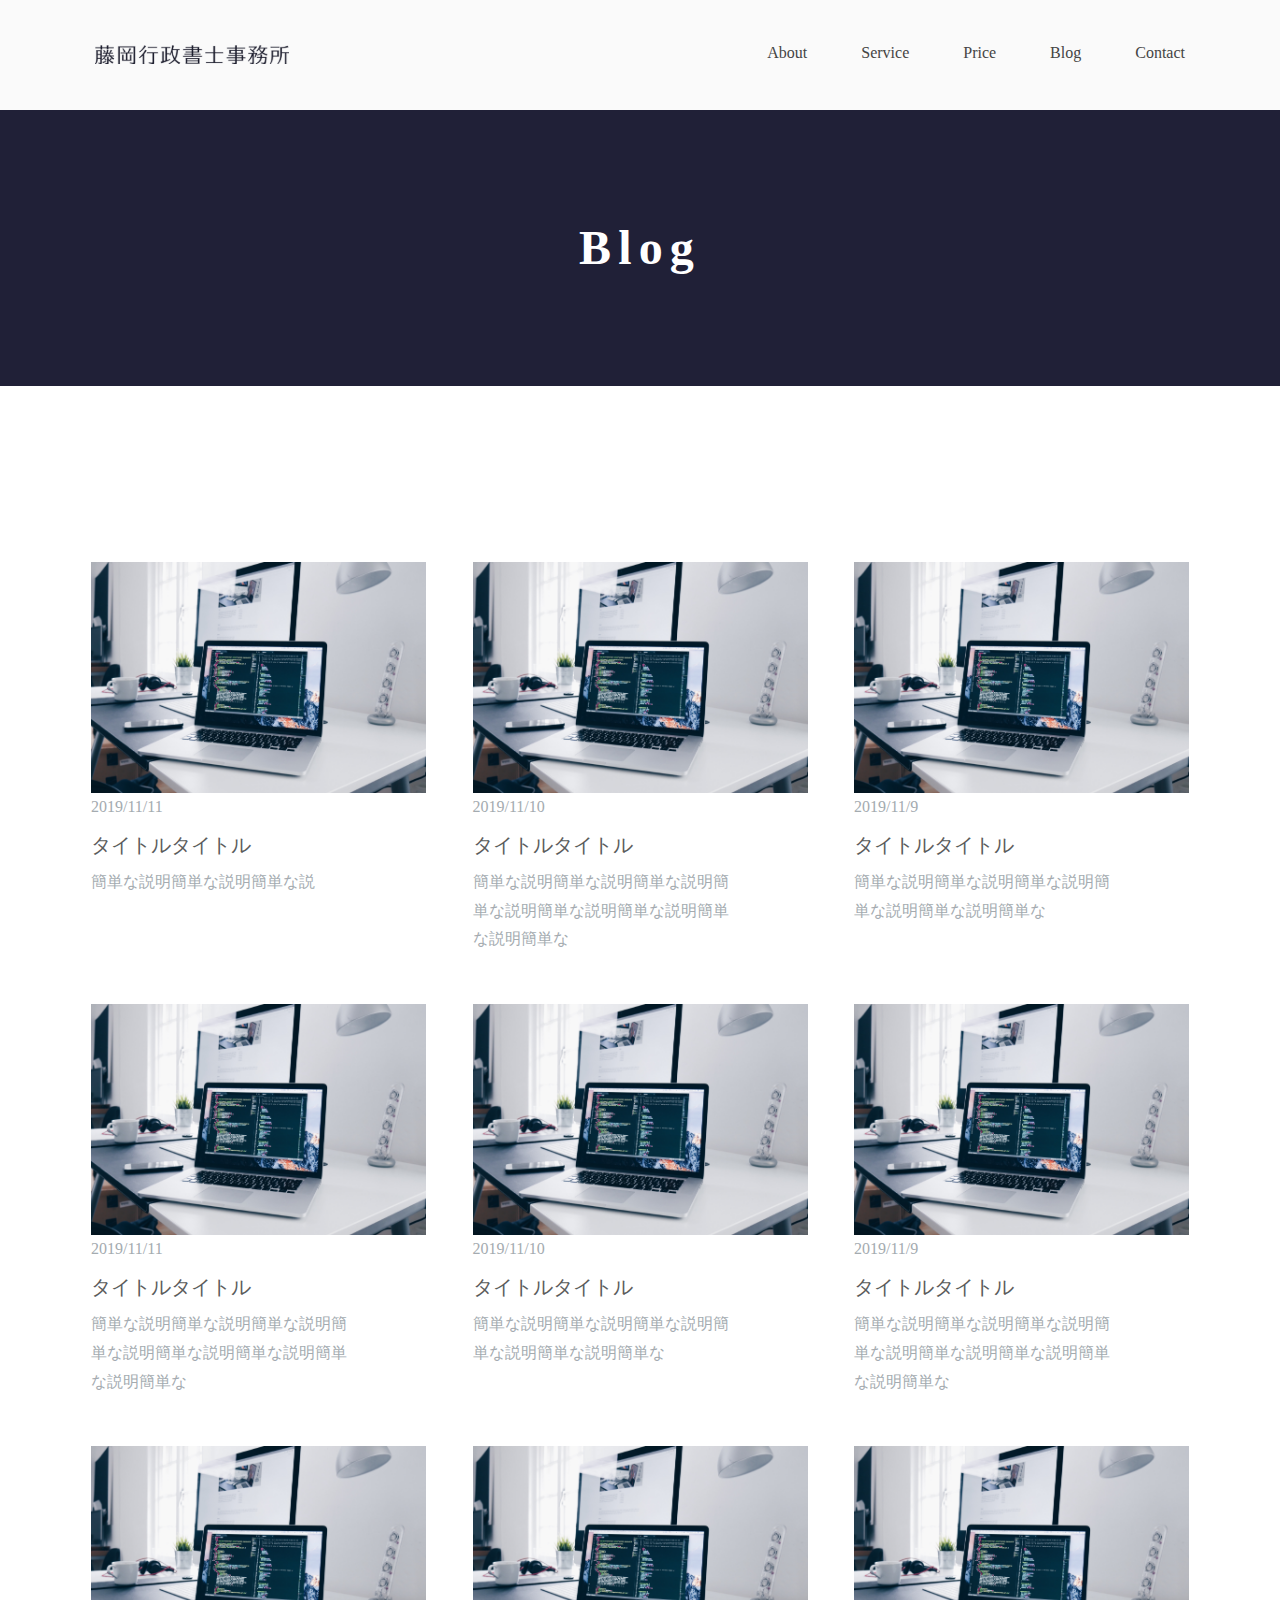
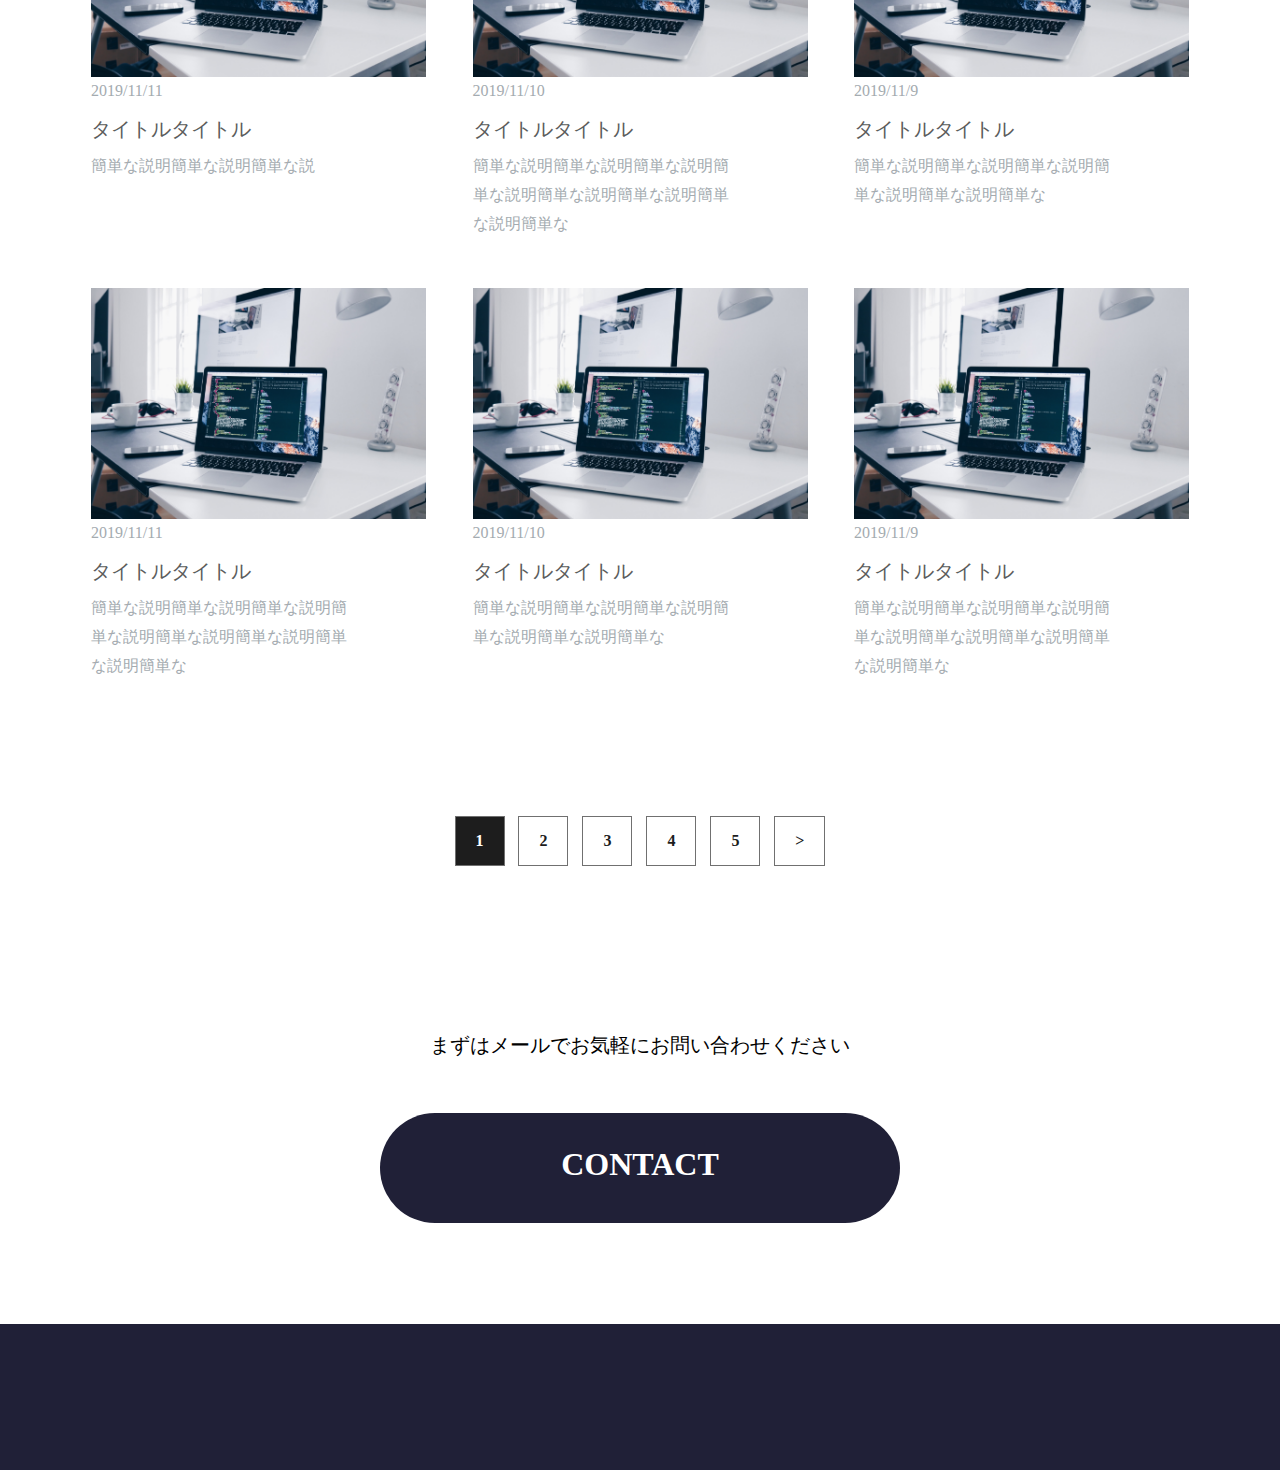
<file: blog.html>
<!DOCTYPE html>
<html lang="ja">
<head>
  <meta charset="utf-8">
  <meta name="viewport" content="width=device-width, initial-scale=1.0, maximum-scale=1.0, minimum-scale=1.0">
  <title>藤岡行政書士</title>
  <link rel="stylesheet" href="./css/reset.css">
  <link href="https://fonts.googleapis.com/css?family=Montserrat:400,600&display=swap" rel="stylesheet">
  <link rel="stylesheet" href="./css/common.min.css">
  <link rel="stylesheet" href="./css/blog.min.css">
</head>
<body class="body">
  <header class="header">
    <div class="header-wrapper clearfix">
      <h1 class="logo"><a href="index.html"><img src="img/logo.svg"></a></h1>
      <nav class="nav" role="navigation">
        <ul class="nav-menu">
          <li><a class="nav-menu-item" href="contact.html">Contact</a></li>
          <li><a class="nav-menu-item" href="blog.html">Blog</a></li>
          <li><a class="nav-menu-item" href="price.html">Price</a></li>
          <li><a class="nav-menu-item" href="service.html">Service</a></li>
          <li><a class="nav-menu-item" href="about.html">About</a></li>
        </ul>
      </nav>
    </div>
  </header>
  <main>
    <div class="page">
      <h2 class="page-title">Blog</h2>
    </div>
    <section class="blog">
      <ul class="blog-box">
        <li class="blog-box-li">
          <a href="blog-page.html"><img class="blog-image" src="img/blog1.png" alt=""></a>
          <time class="blog-time">2019/11/11</time>
          <dl>
            <dt class="blog-title">タイトルタイトル</dt>
            <dd class="blog-content">簡単な説明簡単な説明簡単な説</dd>
          </dl>
        <li class="blog-box-li">
          <a href="blog-page.html"><img class="blog-image" src="img/blog1.png" alt=""></a>
          <time class="blog-time">2019/11/10</time>
          <dl>
            <dt class="blog-title">タイトルタイトル</dt>
            <dd class="blog-content">簡単な説明簡単な説明簡単な説明簡単な説明簡単な説明簡単な説明簡単な説明簡単な</dd>
          </dl>
        <li class="blog-box-li">
          <a href="blog-page.html"><img class="blog-image" src="img/blog1.png" alt=""></a>
          <time class="blog-time">2019/11/9</time>
          <dl>
            <dt class="blog-title">タイトルタイトル</dt>
            <dd class="blog-content">簡単な説明簡単な説明簡単な説明簡単な説明簡単な説明簡単な</dd>
          </dl>
        <li class="blog-box-li">
          <a href="blog-page.html"><img class="blog-image" src="img/blog1.png" alt=""></a>
          <time class="blog-time">2019/11/11</time>
          <dl>
            <dt class="blog-title">タイトルタイトル</dt>
            <dd class="blog-content">簡単な説明簡単な説明簡単な説明簡単な説明簡単な説明簡単な説明簡単な説明簡単な</dd>
          </dl>
        <li class="blog-box-li">
          <a href="blog-page.html"><img class="blog-image" src="img/blog1.png" alt=""></a>
          <time class="blog-time">2019/11/10</time>
          <dl>
            <dt class="blog-title">タイトルタイトル</dt>
            <dd class="blog-content">簡単な説明簡単な説明簡単な説明簡単な説明簡単な説明簡単な</dd>
          </dl>
        <li class="blog-box-li">
          <a href="blog-page.html"><img class="blog-image" src="img/blog1.png" alt=""></a>
          <time class="blog-time">2019/11/9</time>
          <dl>
            <dt class="blog-title">タイトルタイトル</dt>
            <dd class="blog-content">簡単な説明簡単な説明簡単な説明簡単な説明簡単な説明簡単な説明簡単な説明簡単な</dd>
          </dl>
        </li>
        <li class="blog-box-li">
          <a href="blog-page.html"><img class="blog-image" src="img/blog1.png" alt=""></a>
          <time class="blog-time">2019/11/11</time>
          <dl>
            <dt class="blog-title">タイトルタイトル</dt>
            <dd class="blog-content">簡単な説明簡単な説明簡単な説</dd>
          </dl>
        <li class="blog-box-li">
          <a href="blog-page.html"><img class="blog-image" src="img/blog1.png" alt=""></a>
          <time class="blog-time">2019/11/10</time>
          <dl>
            <dt class="blog-title">タイトルタイトル</dt>
            <dd class="blog-content">簡単な説明簡単な説明簡単な説明簡単な説明簡単な説明簡単な説明簡単な説明簡単な</dd>
          </dl>
        <li class="blog-box-li">
          <a href="blog-page.html"><img class="blog-image" src="img/blog1.png" alt=""></a>
          <time class="blog-time">2019/11/9</time>
          <dl>
            <dt class="blog-title">タイトルタイトル</dt>
            <dd class="blog-content">簡単な説明簡単な説明簡単な説明簡単な説明簡単な説明簡単な</dd>
          </dl>
        <li class="blog-box-li">
          <a href="blog-page.html"><img class="blog-image" src="img/blog1.png" alt=""></a>
          <time class="blog-time">2019/11/11</time>
          <dl>
            <dt class="blog-title">タイトルタイトル</dt>
            <dd class="blog-content">簡単な説明簡単な説明簡単な説明簡単な説明簡単な説明簡単な説明簡単な説明簡単な</dd>
          </dl>
        <li class="blog-box-li">
          <a href="blog-page.html"><img class="blog-image" src="img/blog1.png" alt=""></a>
          <time class="blog-time">2019/11/10</time>
          <dl>
            <dt class="blog-title">タイトルタイトル</dt>
            <dd class="blog-content">簡単な説明簡単な説明簡単な説明簡単な説明簡単な説明簡単な</dd>
          </dl>
        <li class="blog-box-li">
          <a href="blog-page.html"><img class="blog-image" src="img/blog1.png" alt=""></a>
          <time class="blog-time">2019/11/9</time>
          <dl>
            <dt class="blog-title">タイトルタイトル</dt>
            <dd class="blog-content">簡単な説明簡単な説明簡単な説明簡単な説明簡単な説明簡単な説明簡単な説明簡単な</dd>
          </dl>
        </li>
      </ul>
    </section>
    <div class="btn-wrapper">
      <ol class="next">
        <li class="next-page"><a class="selected" href="#">1</a></li>
        <li class="next-page"><a href="#">2</a></li>
        <li class="next-page"><a href="#">3</a></li>
        <li class="next-page"><a href="#">4</a></li>
        <li class="next-page"><a href="#">5</a></li>
        <li class="next-page"><a href="#">&gt;</a></li>
      </ol>
    </div>
    <section class="contact">
      <p class="contact-p">まずはメールで<br class="sp_br">お気軽にお問い合わせください</p>
      <div class="btn">
        <a href="contact.html" class="btn-radius">CONTACT</a>
      </div>
    </section>
  </main>
  <footer class="footer">

  </footer>
</body>
</html>
</file>
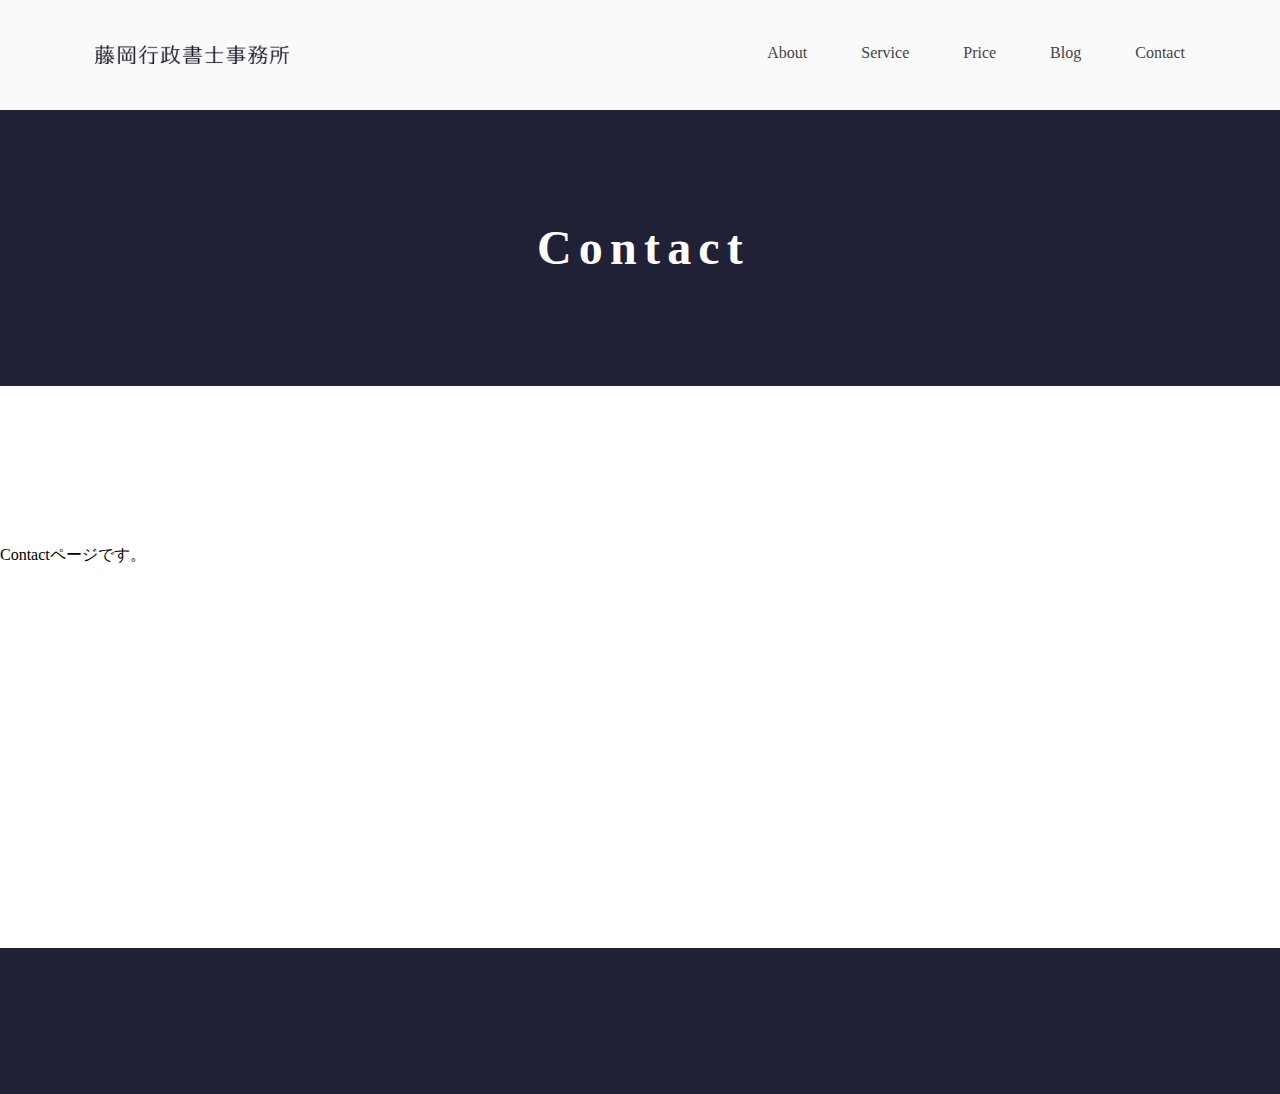
<file: contact.html>
<!DOCTYPE html>
<html lang="ja">
<head>
  <meta charset="utf-8">
  <meta name="viewport" content="width=device-width, initial-scale=1.0, maximum-scale=1.0, minimum-scale=1.0">
  <title>藤岡行政書士</title>
  <link rel="stylesheet" href="./css/reset.css">
  <link href="https://fonts.googleapis.com/css?family=Montserrat:400,600&display=swap" rel="stylesheet">
  <link rel="stylesheet" href="./css/common.min.css">
  <link rel="stylesheet" href="./css/contact.min.css">
</head>
<body class="body">
  <header class="header">
    <div class="header-wrapper clearfix">
      <h1 class="logo"><a href="index.html"><img src="img/logo.svg"></a></h1>
      <nav class="nav" role="navigation">
        <ul class="nav-menu">
          <li><a class="nav-menu-item" href="contact.html">Contact</a></li>
          <li><a class="nav-menu-item" href="blog.html">Blog</a></li>
          <li><a class="nav-menu-item" href="price.html">Price</a></li>
          <li><a class="nav-menu-item" href="service.html">Service</a></li>
          <li><a class="nav-menu-item" href="about.html">About</a></li>
        </ul>
      </nav>
    </div>
  </header>
  <main>
    <div class="page">
      <h2 class="page-title">Contact</h2>
    </div>
    <section class="contact">

      <h1 class="contact-page">Contactページです。</h1>

    </section>
  </main>
  <footer class="footer">

  </footer>
</body>
</file>
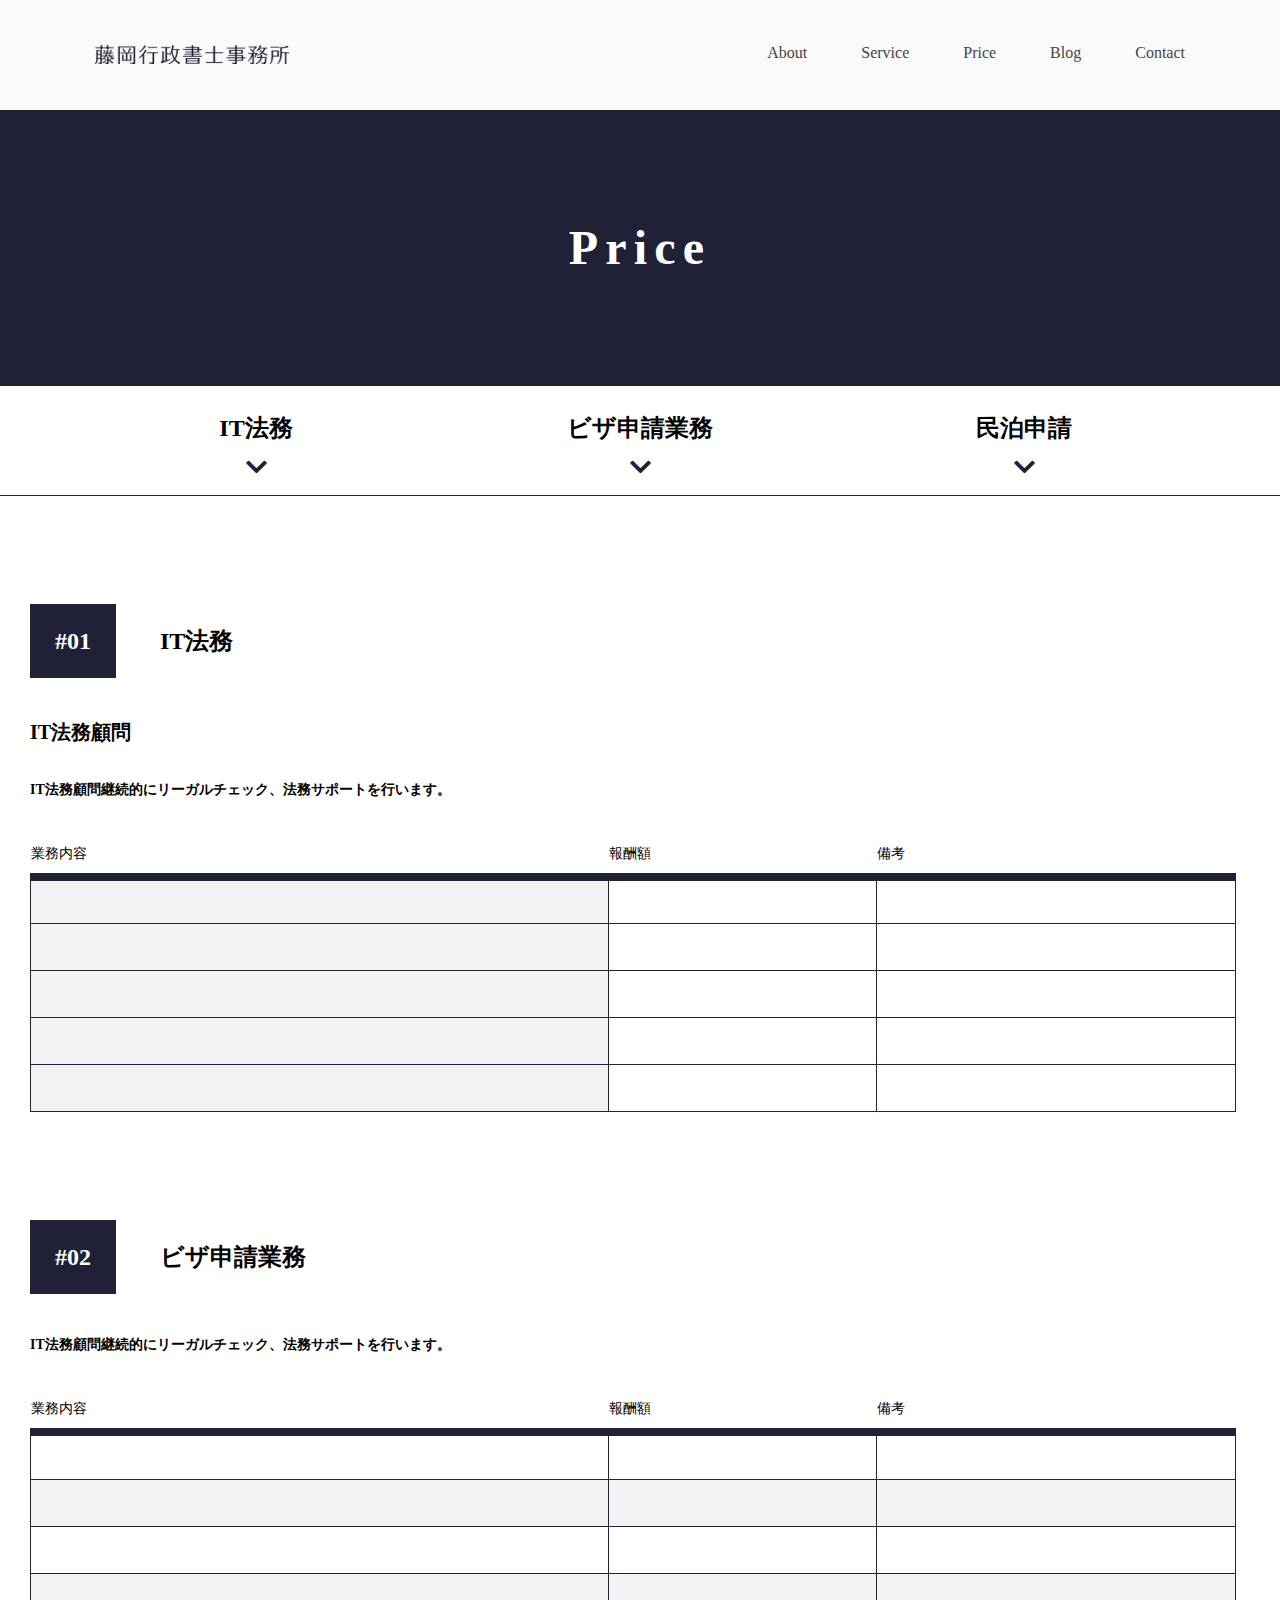
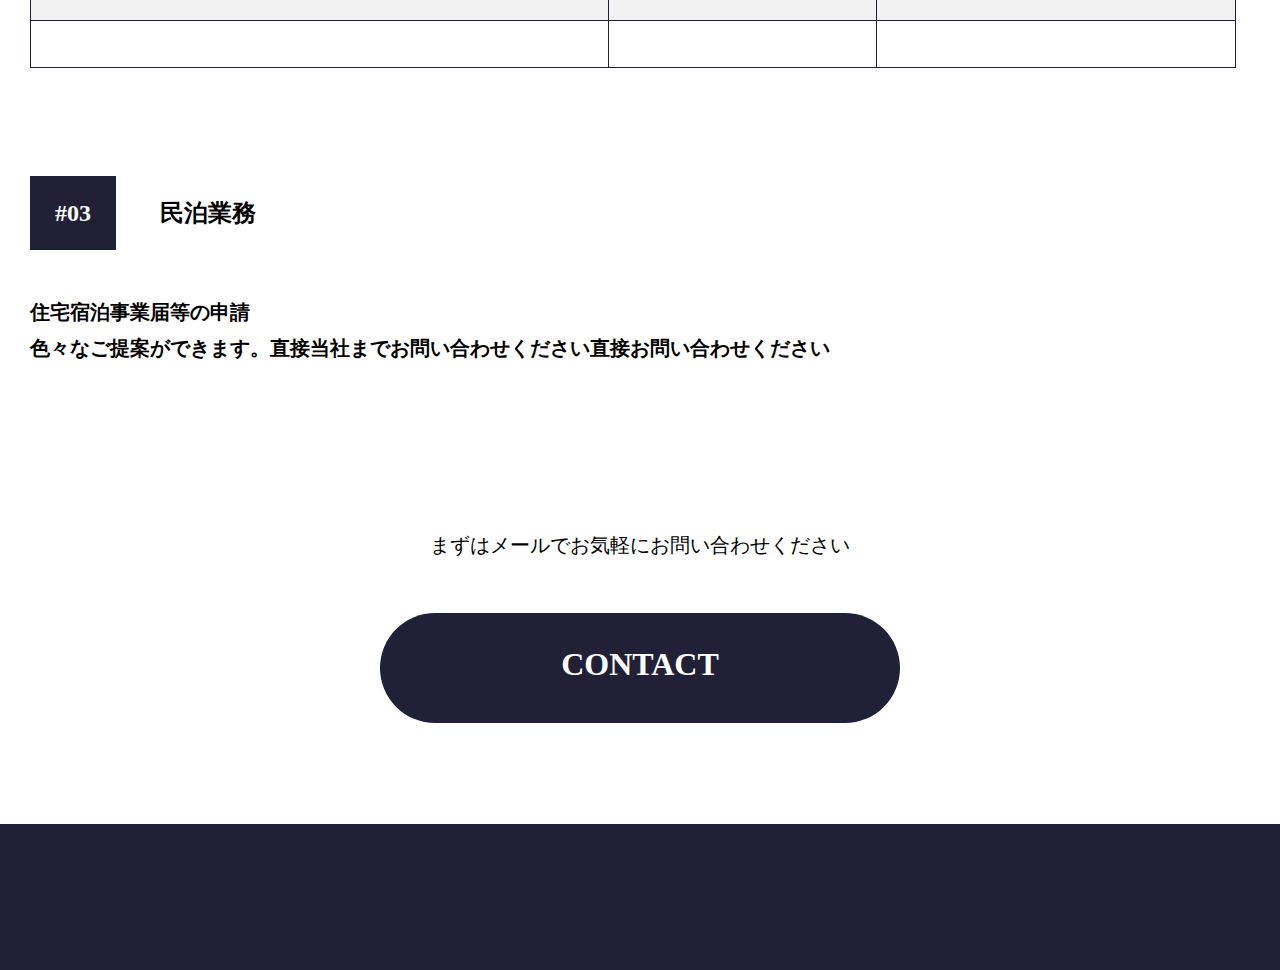
<file: price.html>
<!DOCTYPE html>
<html lang="ja">
<head>
  <meta charset="utf-8">
  <meta name="viewport" content="width=device-width, initial-scale=1.0, maximum-scale=1.0, minimum-scale=1.0">
  <title>藤岡行政書士</title>
  <link rel="stylesheet" href="./css/reset.css">
  <link href="https://fonts.googleapis.com/css?family=Montserrat:400,600&display=swap" rel="stylesheet">
  <link rel="stylesheet" href="https://use.fontawesome.com/releases/v5.6.3/css/all.css">
  <link rel="stylesheet" href="./css/common.min.css">
  <link rel="stylesheet" href="./css/price.min.css">
</head>
<body class="body">
  <header class="header">
    <div class="header-wrapper clearfix">
      <h1 class="logo"><a href="index.html"><img src="img/logo.svg"></a></h1>
      <nav class="nav" role="navigation">
        <ul class="nav-menu">
          <li><a class="nav-menu-item" href="contact.html">Contact</a></li>
          <li><a class="nav-menu-item" href="blog.html">Blog</a></li>
          <li><a class="nav-menu-item" href="price.html">Price</a></li>
          <li><a class="nav-menu-item" href="service.html">Service</a></li>
          <li><a class="nav-menu-item" href="about.html">About</a></li>
        </ul>
      </nav>
    </div>
  </header>
  <main>
    <div class="page">
      <h2 class="page-title">Price</h2>
    </div>
    <section class="menu">
      <div class="menu-box">
        <p class="menu-box-p">IT法務</p>
        <a href="#it" class="menu-box-arrow">
          <i class="fas fa-chevron-down"></i>
        </a>
      </div>
      <div class="menu-box">
        <p class="menu-box-p">ビザ申請業務</p>
        <a href="#biza" class="menu-box-arrow">
          <i class="fas fa-chevron-down"></i>
        </a>
      </div>
      <div class="menu-box">
        <p class="menu-box-p">民泊申請</p>
        <a href="#minpaku" class="menu-box-arrow">
          <i class="fas fa-chevron-down"></i>
        </a>
      </div>
    </section>
    <section id="it">
      <div class="title">
        <div class="title-no">
          #01
        </div>
        <p class="title-name">IT法務</p>
      </div>
      <p class="komon">IT法務顧問</p>
      <p class="info">IT法務顧問継続的にリーガルチェック、法務サポートを行います。</p>
      <table class="it-table">
        <tr>
          <th>業務内容</th><th>報酬額</th><th>備考</th>
        </tr>
        <tr>
          <td></td><td></td><td></td>
        </tr>
        <tr>
          <td></td><td></td><td></td>
        </tr>
        <tr>
          <td></td><td></td><td></td>
        </tr>
        <tr>
          <td></td><td></td><td></td>
        </tr>
        <tr>
          <td></td><td></td><td></td>
        </tr>
      </table>
    </section>
    <section id="biza">
      <div class="title">
        <div class="title-no">
          #02
        </div>
        <p class="title-name">ビザ申請業務</p>
      </div>
      <p class="info">IT法務顧問継続的にリーガルチェック、法務サポートを行います。</p>
      <table class="biza-table">
        <tr>
          <th>業務内容</th><th>報酬額</th><th>備考</th>
        </tr>
        <tr>
          <td></td><td></td><td></td>
        </tr>
        <tr>
          <td></td><td></td><td></td>
        </tr>
        <tr>
          <td></td><td></td><td></td>
        </tr>
        <tr>
          <td></td><td></td><td></td>
        </tr>
        <tr>
          <td></td><td></td><td></td>
        </tr>
      </table>
    </section>
    <section id="minpaku">
      <div class="title">
        <div class="title-no">
          #03
        </div>
        <p class="title-name">民泊業務</p>
      </div>
      <p class="sinse">住宅宿泊事業届等の申請<br>
        色々なご提案ができます。直接当社までお問い合わせください直接お問い合わせください</p>
    </section>
    <section class="contact">
      <p class="contact-p">まずはメールで<br class="sp_br">お気軽にお問い合わせください</p>
      <div class="btn">
        <a href="contact.html" class="btn-radius">CONTACT</a>
      </div>
    </section>
  </main>
  <footer class="footer">

  </footer>
  <!-- ＃リンクのスムーズスクロール -->
      <script src="https://ajax.googleapis.com/ajax/libs/jquery/3.0.0/jquery.min.js"></script>
<script>
  $(function(){
    // #で始まるリンクをクリックしたら実行されます
    $('a[href^="#"]').click(function() {
      // スクロールの速度
      var speed = 400; // ミリ秒で記述
      var href= $(this).attr("href");
      var target = $(href == "#" || href == "" ? 'html' : href);
      var position = target.offset().top;
      $('body,html').animate({scrollTop:position}, speed, 'swing');
      return false;
    });
  });
</script>
</body>
</html>
</file>
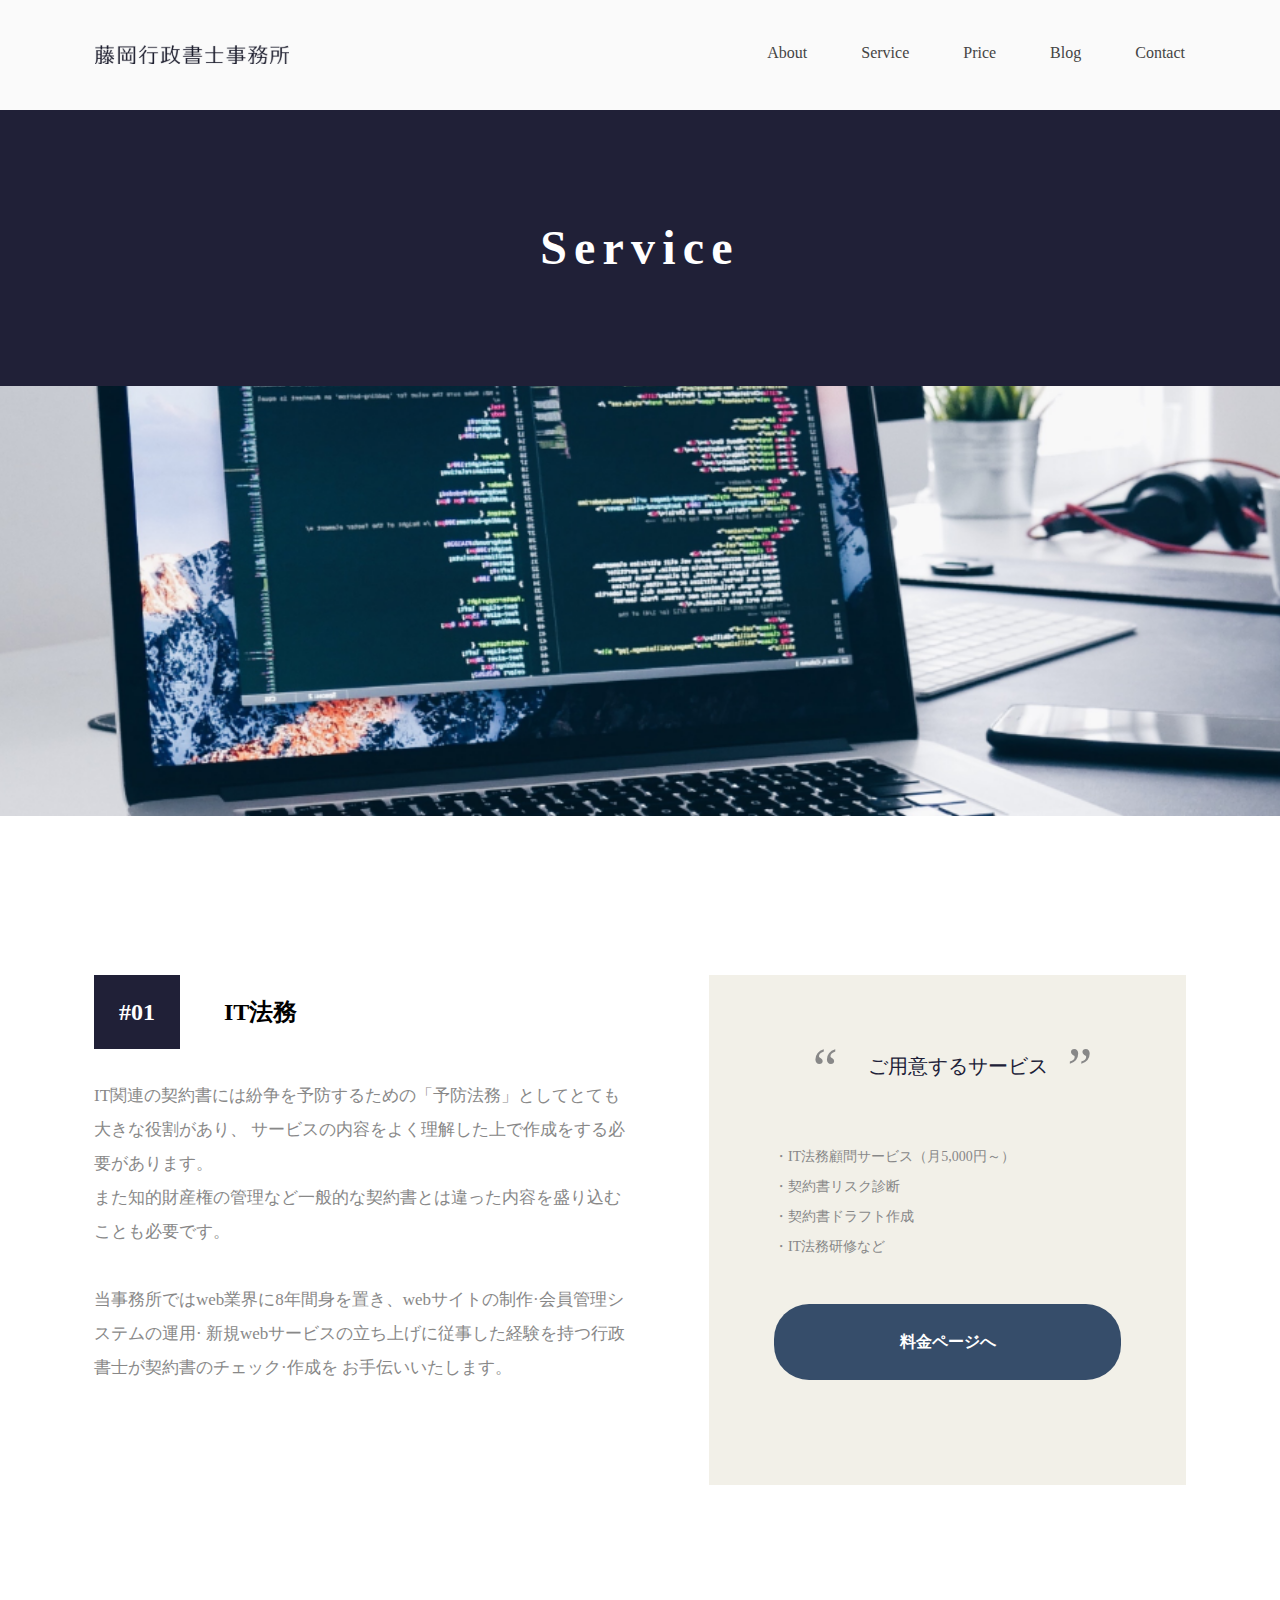
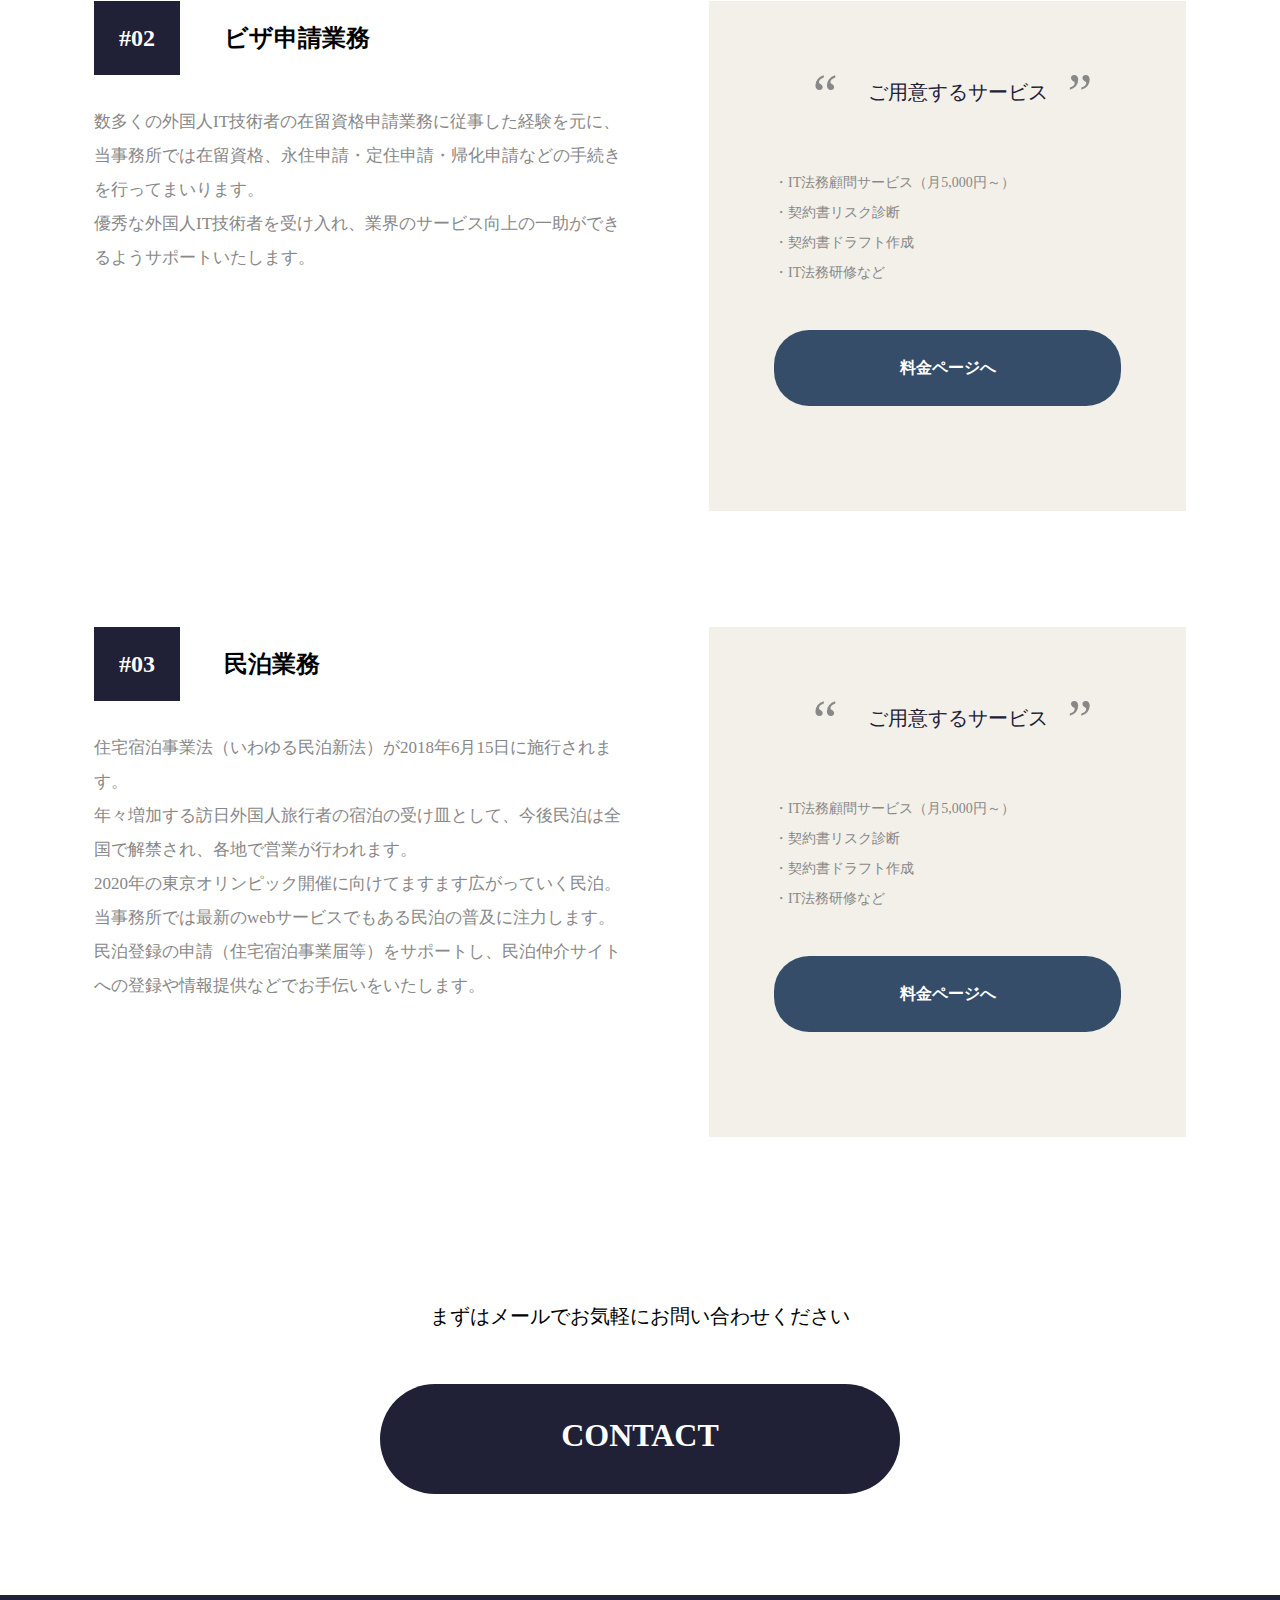
<file: service.html>
<!DOCTYPE html>
<html lang="ja">
<head>
  <meta charset="utf-8">
  <meta name="viewport" content="width=device-width, initial-scale=1.0, maximum-scale=1.0, minimum-scale=1.0">
  <title>藤岡行政書士</title>
  <link rel="stylesheet" href="./css/reset.css">
  <link href="https://fonts.googleapis.com/css?family=Montserrat:400,600&display=swap" rel="stylesheet">
  <link rel="stylesheet" href="./css/common.min.css">
  <link rel="stylesheet" href="./css/service.min.css">
</head>
<body class="body">
  <header class="header">
    <div class="header-wrapper clearfix">
      <h1 class="logo"><a href="index.html"><img src="img/logo.svg"></a></h1>
      <nav class="nav" role="navigation">
        <ul class="nav-menu">
          <li><a class="nav-menu-item" href="contact.html">Contact</a></li>
          <li><a class="nav-menu-item" href="blog.html">Blog</a></li>
          <li><a class="nav-menu-item" href="price.html">Price</a></li>
          <li><a class="nav-menu-item" href="service.html">Service</a></li>
          <li><a class="nav-menu-item" href="about.html">About</a></li>
        </ul>
      </nav>
    </div>
  </header>
  <main>
    <div class="page">
      <h2 class="page-title">Service</h2>
    </div>
    <figure class="top">
    </figure>
    <section class="service">
      <div class="service-plan">
        <div class="service-plan-left">
          <div class="title">
            <div class="title-no">
              #01
            </div>
            <p class="title-name">IT法務</p>
          </div>
          <p class="service-plan-left-p">IT関連の契約書には紛争を予防するための「予防法務」としてとても大きな役割があり、
            サービスの内容をよく理解した上で作成をする必要があります。<br>
            また知的財産権の管理など一般的な契約書とは違った内容を盛り込むことも必要です。<br><br>
            当事務所ではweb業界に8年間身を置き、webサイトの制作·会員管理システムの運用·
            新規webサービスの立ち上げに従事した経験を持つ行政書士が契約書のチェック·作成を
            お手伝いいたします。</p>
        </div>
        <div class="service-plan-right">
          <h3 class="ser-name">ご用意するサービス</h3>
          <ul class="ser-info">
            <li>・IT法務顧問サービス（月5,000円～）</li>
            <li>・契約書リスク診断</li>
            <li>・契約書ドラフト作成</li>
            <li>・IT法務研修など</li>
          </ul>
          <div class="btn">
            <a href="price.html">料金ページへ</a>
          </div>
        </div>
      </div>
      <div class="service-plan">
        <div class="service-plan-left">
          <div class="title">
            <div class="title-no">
              #02
            </div>
            <p class="title-name">ビザ申請業務</p>
          </div>
          <p class="service-plan-left-p">数多くの外国人IT技術者の在留資格申請業務に従事した経験を元に、
            当事務所では在留資格、永住申請・定住申請・帰化申請などの手続きを行ってまいります。<br>
            優秀な外国人IT技術者を受け入れ、業界のサービス向上の一助ができるようサポートいたします。</p>
        </div>
        <div class="service-plan-right">
          <h3 class="ser-name">ご用意するサービス</h3>
          <ul class="ser-info">
            <li>・IT法務顧問サービス（月5,000円～）</li>
            <li>・契約書リスク診断</li>
            <li>・契約書ドラフト作成</li>
            <li>・IT法務研修など</li>
          </ul>
          <div class="btn">
            <a href="price.html">料金ページへ</a>
          </div>
        </div>
      </div>
      <div class="service-plan">
        <div class="service-plan-left">
          <div class="title">
            <div class="title-no">
              #03
            </div>
            <p class="title-name">民泊業務</p>
          </div>
          <p class="service-plan-left-p">住宅宿泊事業法（いわゆる民泊新法）が2018年6月15日に施行されます。<br>
            年々増加する訪日外国人旅行者の宿泊の受け皿として、今後民泊は全国で解禁され、各地で営業が行われます。<br>
            2020年の東京オリンピック開催に向けてますます広がっていく民泊。<br>
            当事務所では最新のwebサービスでもある民泊の普及に注力します。<br>
            民泊登録の申請（住宅宿泊事業届等）をサポートし、民泊仲介サイトへの登録や情報提供などでお手伝いをいたします。</p>
        </div>
        <div class="service-plan-right">
          <h3 class="ser-name">ご用意するサービス</h3>
          <ul class="ser-info">
            <li>・IT法務顧問サービス（月5,000円～）</li>
            <li>・契約書リスク診断</li>
            <li>・契約書ドラフト作成</li>
            <li>・IT法務研修など</li>
          </ul>
          <div class="btn">
            <a href="price.html">料金ページへ</a>
          </div>
        </div>
      </div>
    </section>

      <section class="contact">
        <p class="contact-p">まずはメールで<br class="sp_br">お気軽にお問い合わせください</p>
        <div class="btn">
          <a href="contact.html" class="btn-radius">CONTACT</a>
        </div>
      </section>
    </main>
    <footer class="footer">

    </footer>
  </body>
</html>
</file>
<file: css/common.min.css>
﻿.clearfix::after{content:"";display:block;clear:left}.body{font-family:"游ゴシック", "Yu Gothic", "游ゴシック体", YuGothic, Avenir}.header{background-color:#FAFAFA}@media (max-width: 660px){.header{display:none}}.header-wrapper{height:8.59375vw;margin:auto 7.42188vw}.header-wrapper .logo{display:inline-block;float:left;margin:3.51562vw auto;width:15.15625vw;height:1.48438vw;max-width:15.15625vw;max-height:1.48438vw}.header-wrapper .logo a{color:#444444}.header-wrapper .nav-menu-item{float:right;display:inline-block;margin-left:4.21875vw;margin-top:3.51562vw;font-size:1.25vw;font-family:Avenir;color:#444444}.page{background-color:#202037}.page-title{font-size:3.75vw;padding:8.90625vw 41.95312vw;text-align:center;color:#fff;letter-spacing:0.15em;font-weight:bold;font-family:Avenir}@media (max-width: 660px){.page-title{font-size:11.2vw;padding:6.66667vw}}#map{width:100%;height:32.03125vw;margin:11.71875vw auto 0}@media (max-width: 660px){#map{margin-top:46.66667vw;height:108.53333vw}}.contact{margin:12.57812vw auto 7.89062vw}@media (max-width: 660px){.contact{margin:25.33333vw auto 53.33333vw}}.contact-p{text-align:center;font-size:1.5625vw;line-height:1.8;font-family:"游ゴシック", "Yu Gothic", "游ゴシック体", YuGothic}@media (max-width: 660px){.contact-p{font-size:5.33333vw}}.contact .btn{background-color:#364D6A;border-radius:2.73438vw;cursor:pointer;display:block;text-align:center;margin:3.90625vw auto;background-color:#202037;width:40.625vw;height:8.59375vw;border-radius:4.29688vw}@media (max-width: 660px){.contact .btn{font-size:4.26667vw;width:83.46667vw;height:18.66667vw;border-radius:9.33333vw;margin-top:14.66667vw}}.contact .btn:hover{opacity:0.8;transition:0.3s}.contact .btn-radius{display:inline-block;color:#fff;margin:2.73438vw auto;font-size:2.5vw;font-weight:bold}@media (max-width: 660px){.contact .btn-radius{margin:6.4vw auto;font-size:4.26667vw}}.footer{height:11.40625vw;background-color:#202037}@media (max-width: 660px){.footer{height:41.33333vw}}@media screen and (min-width: 660px){.sp_br{display:none}}
</file>
<file: css/blog.min.css>
﻿.clearfix::after{content:"";display:block;clear:left}.body{font-family:"游ゴシック", "Yu Gothic", "游ゴシック体", YuGothic, Avenir}.header{background-color:#FAFAFA}.header-wrapper{height:8.59375vw;margin:auto 7.42188vw}.header-wrapper .logo{display:inline-block;float:left;margin:3.51562vw auto;width:15.15625vw;height:1.48438vw;max-width:15.15625vw;max-height:1.48438vw}.header-wrapper .logo a{color:#444444}.header-wrapper .nav-menu-item{float:right;display:inline-block;margin-left:4.21875vw;margin-top:3.51562vw;font-size:1.25vw;font-family:Avenir;color:#444444}.page{background-color:#202037}.page-title{font-size:3.75vw;padding:8.90625vw 41.95312vw;text-align:center;color:#fff;letter-spacing:0.15em;font-weight:bold;font-family:Avenir}@media (max-width: 660px){.page-title{font-size:11.2vw;padding:6.66667vw}}#map{width:100%;height:32.03125vw;margin:11.71875vw auto 0}@media (max-width: 660px){#map{margin-top:46.66667vw;height:108.53333vw}}.contact{margin:12.57812vw auto 7.89062vw}@media (max-width: 660px){.contact{margin:25.33333vw auto 53.33333vw}}.contact-p{text-align:center;font-size:1.5625vw;line-height:1.8;font-family:"游ゴシック", "Yu Gothic", "游ゴシック体", YuGothic}@media (max-width: 660px){.contact-p{font-size:5.33333vw}}.contact .btn{background-color:#364D6A;border-radius:2.73438vw;cursor:pointer;display:block;text-align:center;margin:3.90625vw auto;background-color:#202037;width:40.625vw;height:8.59375vw;border-radius:4.29688vw}@media (max-width: 660px){.contact .btn{font-size:4.26667vw;width:83.46667vw;height:18.66667vw;border-radius:9.33333vw;margin-top:14.66667vw}}.contact .btn:hover{opacity:0.8;transition:0.3s}.contact .btn-radius{display:inline-block;color:#fff;margin:2.73438vw auto;font-size:2.5vw;font-weight:bold}@media (max-width: 660px){.contact .btn-radius{margin:6.4vw auto;font-size:4.26667vw}}.footer{height:11.40625vw;background-color:#202037}@media (max-width: 660px){.footer{height:41.33333vw}}@media screen and (min-width: 660px){.sp_br{display:none}}.top{height:49.21875vw;background:url(../img/service-top.png) center no-repeat;background-size:cover}.blog{margin:9.84375vw 7.10938vw 0}@media (max-width: 660px){.blog{margin:8vw 7.73333vw 0}}.blog .title{font-size:3.75vw;font-family:Avenir;color:#A4ABB0;text-align:center;font-weight:bold}@media (max-width: 660px){.blog .title{font-size:6.4vw}}.blog-box{display:flex;justify-content:space-between;flex-wrap:wrap}.blog-box-li{width:26.17188vw;margin-top:3.90625vw}@media (max-width: 660px){.blog-box-li{width:39.2vw}}.blog-box-li .blog-image{max-width:26.17188vw;max-height:18.04688vw;height:18.04688vw;width:auto;object-fit:cover;display:block;margin:auto}@media (max-width: 660px){.blog-box-li .blog-image{max-width:40vw;max-height:27.46667vw;height:27.46667vw;width:auto}}.blog-box-li .blog-time{margin-top:.78125vw;width:20.39062vw;font-size:1.25vw;line-height:1.8;font-family:"游ゴシック", "Yu Gothic", "游ゴシック体", YuGothic;color:#A4ABB0}@media (max-width: 660px){.blog-box-li .blog-time{font-size:3.2vw;font-weight:bold}}@media (max-width: 660px){.blog-box-li .blog-time{width:100%}}.blog-box-li .blog-title{margin-top:1.01562vw;width:20.39062vw;font-family:"游ゴシック", "Yu Gothic", "游ゴシック体", YuGothic;font-size:1.5625vw;color:#5B5C5C}@media (max-width: 660px){.blog-box-li .blog-title{width:100%}}.blog-box-li .blog-content{margin-top:1.01562vw;width:20.39062vw;font-size:1.25vw;line-height:1.8;font-family:"游ゴシック", "Yu Gothic", "游ゴシック体", YuGothic;color:#A4ABB0}@media (max-width: 660px){.blog-box-li .blog-content{font-size:3.2vw;font-weight:bold}}@media (max-width: 660px){.blog-box-li .blog-content{width:100%}}.btn-wrapper{text-align:center;margin-top:10.54688vw}.btn-wrapper .next-page{border:.07812vw solid #707070;display:inline-block;margin:0 .39062vw}.btn-wrapper .next-page:hover{border:.23438vw solid #707070}.btn-wrapper .next-page a{display:block;font-size:1.25vw;padding:1.25vw 1.5625vw;font-family:Avenir;font-weight:bold;color:#1D1D1D}.btn-wrapper .next-page .selected{background-color:#1D1D1D;color:#fff}
</file>
<file: css/contact.min.css>
﻿.clearfix::after{content:"";display:block;clear:left}.body{font-family:"游ゴシック", "Yu Gothic", "游ゴシック体", YuGothic, Avenir}.header{background-color:#FAFAFA}@media (max-width: 660px){.header{display:none}}.header-wrapper{height:8.59375vw;margin:auto 7.42188vw}.header-wrapper .logo{display:inline-block;float:left;margin:3.51562vw auto;width:15.15625vw;height:1.48438vw;max-width:15.15625vw;max-height:1.48438vw}.header-wrapper .logo a{color:#444444}.header-wrapper .nav-menu-item{float:right;display:inline-block;margin-left:4.21875vw;margin-top:3.51562vw;font-size:1.25vw;font-family:Avenir;color:#444444}.page{background-color:#202037}.page-title{font-size:3.75vw;padding:8.90625vw 41.95312vw;text-align:center;color:#fff;font-family:Avenir}#map{width:100%;height:32.03125vw;margin:11.71875vw auto 0}@media (max-width: 660px){#map{margin-top:46.66667vw;height:108.53333vw}}.contact{margin:12.57812vw auto 7.89062vw}@media (max-width: 660px){.contact{margin:25.33333vw auto 53.33333vw}}.contact-p{text-align:center;font-size:1.5625vw;font-family:"游ゴシック", "Yu Gothic", "游ゴシック体", YuGothic}@media (max-width: 660px){.contact-p{font-size:5.33333vw}}.contact .btn{background-color:#364D6A;border-radius:2.73438vw;cursor:pointer;display:block;text-align:center;margin:3.90625vw auto;background-color:#202037;width:40.625vw;height:8.59375vw;border-radius:4.29688vw}@media (max-width: 660px){.contact .btn{font-size:4.26667vw;width:83.46667vw;height:18.66667vw;border-radius:9.33333vw;margin-top:14.66667vw}}.contact .btn:hover{opacity:0.8;transition:0.3s}.contact .btn-radius{display:inline-block;color:#fff;margin:2.73438vw auto;font-size:2.5vw;font-weight:bold}@media (max-width: 660px){.contact .btn-radius{margin:6.4vw auto;font-size:4.26667vw}}.footer{height:11.40625vw;background-color:#202037}@media (max-width: 660px){.footer{height:41.33333vw}}.top{height:49.21875vw;background:url(../img/service-top.png) center no-repeat;background-size:cover}.contact{height:23.4375vw}
</file>
<file: css/price.min.css>
﻿.clearfix::after{content:"";display:block;clear:left}.body{font-family:"游ゴシック", "Yu Gothic", "游ゴシック体", YuGothic, Avenir}.header{background-color:#FAFAFA}@media (max-width: 660px){.header{display:none}}.header-wrapper{height:8.59375vw;margin:auto 7.42188vw}.header-wrapper .logo{display:inline-block;float:left;margin:3.51562vw auto;width:15.15625vw;height:1.48438vw;max-width:15.15625vw;max-height:1.48438vw}.header-wrapper .logo a{color:#444444}.header-wrapper .nav-menu-item{float:right;display:inline-block;margin-left:4.21875vw;margin-top:3.51562vw;font-size:1.25vw;font-family:Avenir;color:#444444}.page{background-color:#202037}.page-title{font-size:3.75vw;padding:8.90625vw 41.95312vw;text-align:center;color:#fff;font-family:Avenir}#map{width:100%;height:32.03125vw;margin:11.71875vw auto 0}@media (max-width: 660px){#map{margin-top:46.66667vw;height:108.53333vw}}.contact{margin:12.57812vw auto 7.89062vw}@media (max-width: 660px){.contact{margin:25.33333vw auto 53.33333vw}}.contact-p{text-align:center;font-size:1.5625vw;font-family:"游ゴシック", "Yu Gothic", "游ゴシック体", YuGothic}@media (max-width: 660px){.contact-p{font-size:5.33333vw}}.contact .btn{background-color:#364D6A;border-radius:2.73438vw;cursor:pointer;display:block;text-align:center;margin:3.90625vw auto;background-color:#202037;width:40.625vw;height:8.59375vw;border-radius:4.29688vw}@media (max-width: 660px){.contact .btn{font-size:4.26667vw;width:83.46667vw;height:18.66667vw;border-radius:9.33333vw;margin-top:14.66667vw}}.contact .btn:hover{opacity:0.8;transition:0.3s}.contact .btn-radius{display:inline-block;color:#fff;margin:2.73438vw auto;font-size:2.5vw;font-weight:bold}@media (max-width: 660px){.contact .btn-radius{margin:6.4vw auto;font-size:4.26667vw}}.footer{height:11.40625vw;background-color:#202037}@media (max-width: 660px){.footer{height:41.33333vw}}.menu{border-bottom:1px solid #202037;display:flex;justify-content:center}.menu-box{text-align:center;width:30%}.menu-box-p{margin-top:2.34375vw;font-size:1.875vw;font-weight:bold}.menu-box-arrow{display:block;font-size:1.875vw;margin:1.17188vw auto;color:#212138}.title{height:6.01562vw;font-size:1.875vw;font-weight:bold}.title-no{display:inline-block;color:#fff;background-color:#202037;padding:1.95312vw}.title-name{display:inline-block;padding-left:2.96875vw}#it{margin:8.4375vw 2.34375vw 0}#it .komon{margin-top:3.20312vw;font-size:1.5625vw;font-weight:bold}#it .info{margin-top:3.20312vw;font-size:1.09375vw;font-weight:bold}#it .it-table{margin-top:3.90625vw}#it .it-table tr th{font-size:1.09375vw;padding-bottom:.9375vw;text-align:left;border-bottom:.70312vw solid #202037}#it .it-table tr td{height:3.67188vw}#it .it-table tr td:first-child{width:45.15625vw;background-color:#F2F2F2;border:.07812vw solid #202037}#it .it-table tr td:nth-child(2){width:20.9375vw;border:.07812vw solid #202037}#it .it-table tr td:last-child{width:28.04688vw;border:.07812vw solid #202037}#biza{margin:8.4375vw 2.34375vw 0}#biza .info{margin-top:3.20312vw;font-size:1.09375vw;font-weight:bold}#biza .biza-table{margin-top:3.90625vw}#biza .biza-table tr th{font-size:1.09375vw;padding-bottom:.9375vw;text-align:left;border-bottom:.70312vw solid #202037}#biza .biza-table tr td{height:3.67188vw}#biza .biza-table tr td:first-child{width:45.15625vw;border:.07812vw solid #202037}#biza .biza-table tr td:nth-child(2){width:20.9375vw;border:.07812vw solid #202037}#biza .biza-table tr td:last-child{width:28.04688vw;border:.07812vw solid #202037}#biza .biza-table tr:nth-child(2n+3){background-color:#F2F2F2}#minpaku{margin:8.4375vw 2.34375vw 0}#minpaku .sinse{margin-top:3.20312vw;font-size:1.5625vw;font-weight:bold;line-height:1.8}
</file>
<file: css/service.min.css>
﻿.clearfix::after{content:"";display:block;clear:left}.body{font-family:"游ゴシック", "Yu Gothic", "游ゴシック体", YuGothic, Avenir}.header{background-color:#FAFAFA}@media (max-width: 660px){.header{display:none}}.header-wrapper{height:8.59375vw;margin:auto 7.42188vw}.header-wrapper .logo{display:inline-block;float:left;margin:3.51562vw auto;width:15.15625vw;height:1.48438vw;max-width:15.15625vw;max-height:1.48438vw}.header-wrapper .logo a{color:#444444}.header-wrapper .nav-menu-item{float:right;display:inline-block;margin-left:4.21875vw;margin-top:3.51562vw;font-size:1.25vw;font-family:Avenir;color:#444444}.page{background-color:#202037}.page-title{font-size:3.75vw;padding:8.90625vw 41.95312vw;text-align:center;color:#fff;letter-spacing:0.15em;font-weight:bold;font-family:Avenir}@media (max-width: 660px){.page-title{font-size:11.2vw;padding:6.66667vw}}#map{width:100%;height:32.03125vw;margin:11.71875vw auto 0}@media (max-width: 660px){#map{margin-top:46.66667vw;height:108.53333vw}}.contact{margin:12.57812vw auto 7.89062vw}@media (max-width: 660px){.contact{margin:25.33333vw auto 53.33333vw}}.contact-p{text-align:center;font-size:1.5625vw;line-height:1.8;font-family:"游ゴシック", "Yu Gothic", "游ゴシック体", YuGothic}@media (max-width: 660px){.contact-p{font-size:5.33333vw}}.contact .btn{background-color:#364D6A;border-radius:2.73438vw;cursor:pointer;display:block;text-align:center;margin:3.90625vw auto;background-color:#202037;width:40.625vw;height:8.59375vw;border-radius:4.29688vw}@media (max-width: 660px){.contact .btn{font-size:4.26667vw;width:83.46667vw;height:18.66667vw;border-radius:9.33333vw;margin-top:14.66667vw}}.contact .btn:hover{opacity:0.8;transition:0.3s}.contact .btn-radius{display:inline-block;color:#fff;margin:2.73438vw auto;font-size:2.5vw;font-weight:bold}@media (max-width: 660px){.contact .btn-radius{margin:6.4vw auto;font-size:4.26667vw}}.footer{height:11.40625vw;background-color:#202037}@media (max-width: 660px){.footer{height:41.33333vw}}@media screen and (min-width: 660px){.sp_br{display:none}}.top{height:33.59375vw;width:100%;background:url(../img/service-top.png) top no-repeat;background-size:cover;background-attachment:fixed}.service{margin:12.42188vw 7.34375vw 7.8125vw}.service-plan{display:flex;justify-content:space-between;margin-top:9.0625vw;flex-wrap:wrap}@media (max-width: 660px){.service-plan{margin-top:21.33333vw}}.service-plan-left{width:41.64062vw}@media (max-width: 660px){.service-plan-left{width:100%}}.service-plan-left .title{font-size:1.875vw;font-weight:bold}.service-plan-left .title-no{display:inline-block;color:#fff;font-family:Avenir;background-color:#202037;padding:1.95312vw}@media (max-width: 660px){.service-plan-left .title-no{font-size:5.33333vw;padding:4vw}}.service-plan-left .title-name{display:inline-block;padding-left:2.96875vw}@media (max-width: 660px){.service-plan-left .title-name{font-size:6.4vw;padding:2.66667vw auto;text-align:center;width:54.93333vw}}.service-plan-left-p{font-size:1.32812vw;line-height:2;color:#888888;margin-top:2.34375vw}@media (max-width: 660px){.service-plan-left-p{font-size:3.2vw}}.service-plan-right{width:37.26562vw;padding:5.07812vw 5.07812vw 4.29688vw;background-color:#F2F0E8}@media (max-width: 660px){.service-plan-right{width:100%;margin-top:8vw}}.service-plan-right .ser-name{text-align:center;font-size:1.5625vw;color:#202037}@media (max-width: 660px){.service-plan-right .ser-name{font-size:4.26667vw}}.service-plan-right .ser-name::before{content:"“";font-size:4.375vw;color:#888888;vertical-align:middle;margin:0 2.34375vw}.service-plan-right .ser-name::after{content:"”";font-size:4.375vw;color:#888888;vertical-align:middle;margin:0 1.5625vw}.service-plan-right .ser-info{font-size:1.09375vw;color:#888888;margin-top:4.21875vw}@media (max-width: 660px){.service-plan-right .ser-info{font-size:3.73333vw}}.service-plan-right .ser-info li{margin-top:1.25vw}@media (max-width: 660px){.service-plan-right .ser-info li{margin-top:6.4vw}}.service-plan-right .btn{background-color:#364D6A;border-radius:2.73438vw;cursor:pointer;display:block;text-align:center;margin:3.90625vw auto}@media (max-width: 660px){.service-plan-right .btn{font-size:4.26667vw;width:83.46667vw;height:18.66667vw;border-radius:9.33333vw;margin-top:14.66667vw}}.service-plan-right .btn:hover{opacity:0.8;transition:0.3s}@media (max-width: 660px){.service-plan-right .btn{width:auto}}.service-plan-right .btn a{display:block;padding:2.34375vw 5.46875vw;color:#fff;font-size:1.25vw;font-weight:bold}@media (max-width: 660px){.service-plan-right .btn a{padding:6.4vw 18.66667vw;font-size:4.26667vw}}
</file>
